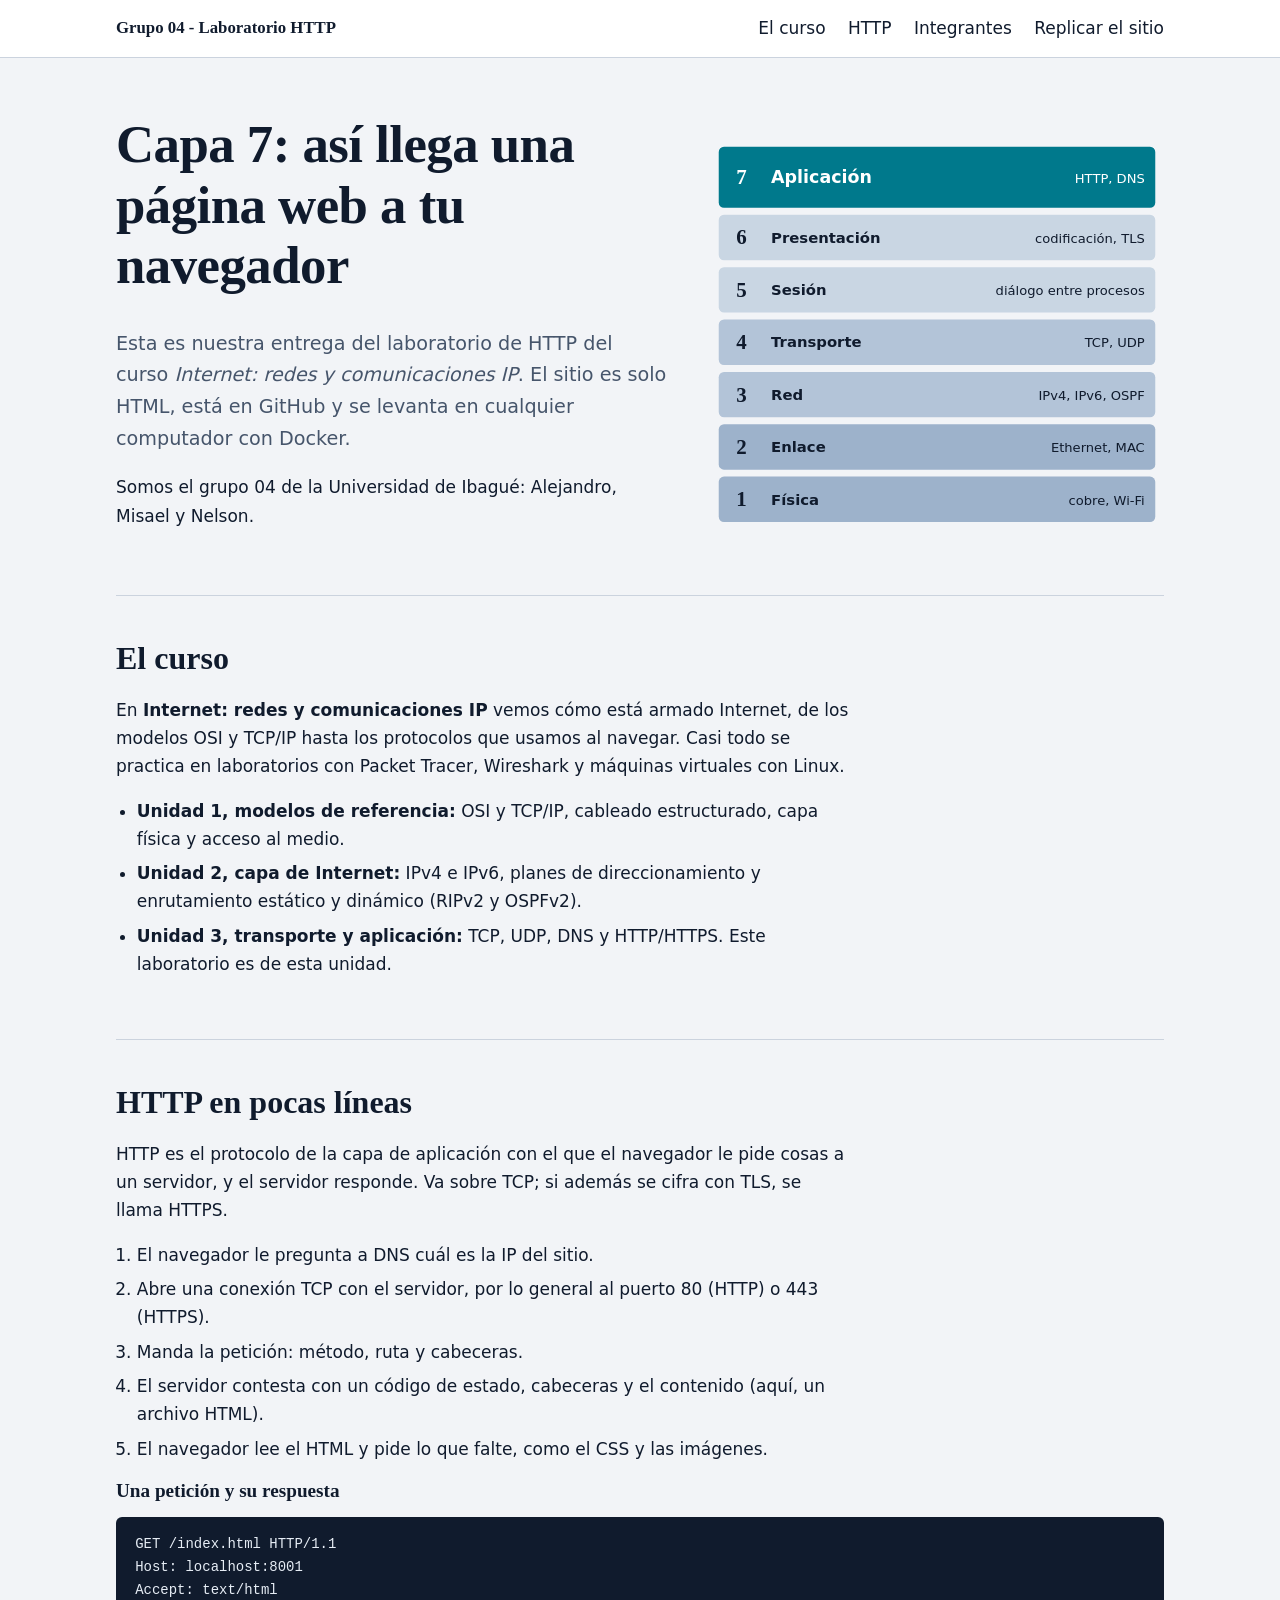
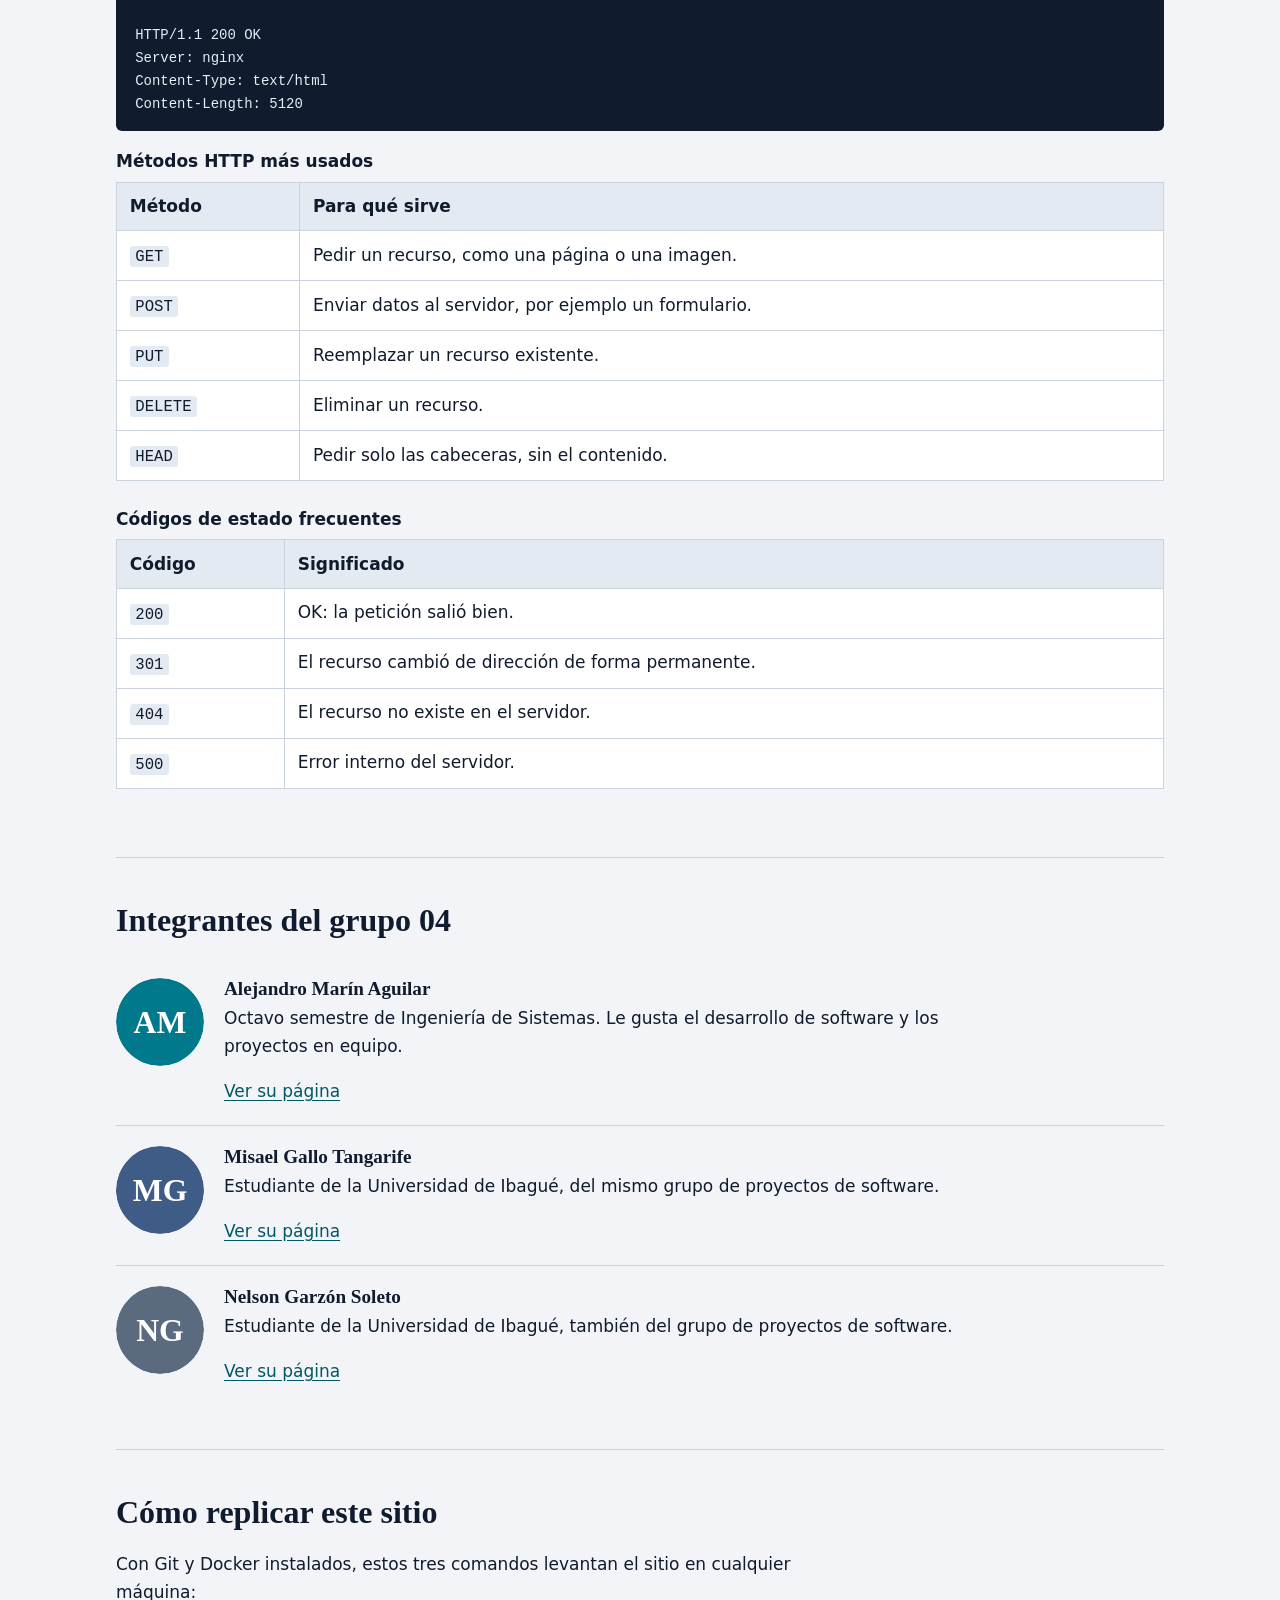
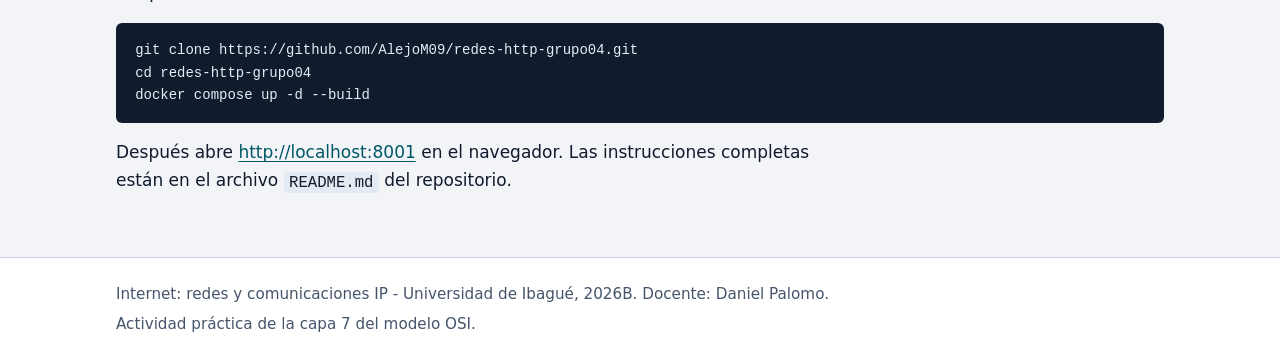
<file: index.html>
<!DOCTYPE html>
<html lang="es">
<head>
  <meta charset="utf-8">
  <meta name="viewport" content="width=device-width, initial-scale=1">
  <title>Grupo 04 - Laboratorio HTTP</title>
  <meta name="description" content="Micrositio del grupo 04 para el curso Internet: redes y comunicaciones IP (Universidad de Ibagué).">
  <link rel="stylesheet" href="css/style.css">
</head>
<body>
  <header class="site">
    <div class="wrap">
      <strong>Grupo 04 - Laboratorio HTTP</strong>
      <nav aria-label="Principal">
        <ul>
          <li><a href="#curso">El curso</a></li>
          <li><a href="#http">HTTP</a></li>
          <li><a href="#integrantes">Integrantes</a></li>
          <li><a href="#replicar">Replicar el sitio</a></li>
        </ul>
      </nav>
    </div>
  </header>

  <main>
    <div class="wrap">
      <section class="hero" aria-labelledby="titulo">
        <div>
          <h1 id="titulo">Capa 7: así llega una página web a tu navegador</h1>
          <p class="lead">Esta es nuestra entrega del laboratorio de HTTP del curso <em>Internet: redes y comunicaciones IP</em>. El sitio es solo HTML, está en GitHub y se levanta en cualquier computador con Docker.</p>
          <p>Somos el grupo 04 de la Universidad de Ibagué: Alejandro, Misael y Nelson.</p>
        </div>
        <img src="img/osi-capas.svg" alt="Las 7 capas del modelo OSI, con la capa 7 de aplicación resaltada">
      </section>

      <section class="block" id="curso" aria-labelledby="h-curso">
        <h2 id="h-curso">El curso</h2>
        <p>En <strong>Internet: redes y comunicaciones IP</strong> vemos cómo está armado Internet, de los modelos OSI y TCP/IP hasta los protocolos que usamos al navegar. Casi todo se practica en laboratorios con Packet Tracer, Wireshark y máquinas virtuales con Linux.</p>
        <ul>
          <li><strong>Unidad 1, modelos de referencia:</strong> OSI y TCP/IP, cableado estructurado, capa física y acceso al medio.</li>
          <li><strong>Unidad 2, capa de Internet:</strong> IPv4 e IPv6, planes de direccionamiento y enrutamiento estático y dinámico (RIPv2 y OSPFv2).</li>
          <li><strong>Unidad 3, transporte y aplicación:</strong> TCP, UDP, DNS y HTTP/HTTPS. Este laboratorio es de esta unidad.</li>
        </ul>
      </section>

      <section class="block" id="http" aria-labelledby="h-http">
        <h2 id="h-http">HTTP en pocas líneas</h2>
        <p>HTTP es el protocolo de la capa de aplicación con el que el navegador le pide cosas a un servidor, y el servidor responde. Va sobre TCP; si además se cifra con TLS, se llama HTTPS.</p>
        <ol>
          <li>El navegador le pregunta a DNS cuál es la IP del sitio.</li>
          <li>Abre una conexión TCP con el servidor, por lo general al puerto 80 (HTTP) o 443 (HTTPS).</li>
          <li>Manda la petición: método, ruta y cabeceras.</li>
          <li>El servidor contesta con un código de estado, cabeceras y el contenido (aquí, un archivo HTML).</li>
          <li>El navegador lee el HTML y pide lo que falte, como el CSS y las imágenes.</li>
        </ol>

        <h3>Una petición y su respuesta</h3>
<pre><code>GET /index.html HTTP/1.1
Host: localhost:8001
Accept: text/html

HTTP/1.1 200 OK
Server: nginx
Content-Type: text/html
Content-Length: 5120</code></pre>

        <div class="table-scroll">
          <table>
            <caption>Métodos HTTP más usados</caption>
            <thead><tr><th scope="col">Método</th><th scope="col">Para qué sirve</th></tr></thead>
            <tbody>
              <tr><td><code>GET</code></td><td>Pedir un recurso, como una página o una imagen.</td></tr>
              <tr><td><code>POST</code></td><td>Enviar datos al servidor, por ejemplo un formulario.</td></tr>
              <tr><td><code>PUT</code></td><td>Reemplazar un recurso existente.</td></tr>
              <tr><td><code>DELETE</code></td><td>Eliminar un recurso.</td></tr>
              <tr><td><code>HEAD</code></td><td>Pedir solo las cabeceras, sin el contenido.</td></tr>
            </tbody>
          </table>
        </div>

        <div class="table-scroll">
          <table>
            <caption>Códigos de estado frecuentes</caption>
            <thead><tr><th scope="col">Código</th><th scope="col">Significado</th></tr></thead>
            <tbody>
              <tr><td><code>200</code></td><td>OK: la petición salió bien.</td></tr>
              <tr><td><code>301</code></td><td>El recurso cambió de dirección de forma permanente.</td></tr>
              <tr><td><code>404</code></td><td>El recurso no existe en el servidor.</td></tr>
              <tr><td><code>500</code></td><td>Error interno del servidor.</td></tr>
            </tbody>
          </table>
        </div>
      </section>

      <section class="block" id="integrantes" aria-labelledby="h-int">
        <h2 id="h-int">Integrantes del grupo 04</h2>
        <ul class="miembros">
          <li>
            <img src="img/avatar-alejandro.svg" alt="Avatar de Alejandro Marín Aguilar">
            <div>
              <h3>Alejandro Marín Aguilar</h3>
              <p>Octavo semestre de Ingeniería de Sistemas. Le gusta el desarrollo de software y los proyectos en equipo.</p>
              <a href="integrantes/alejandro.html">Ver su página</a>
            </div>
          </li>
          <li>
            <img src="img/avatar-misael.svg" alt="Avatar de Misael Gallo Tangarife">
            <div>
              <h3>Misael Gallo Tangarife</h3>
              <p>Estudiante de la Universidad de Ibagué, del mismo grupo de proyectos de software.</p>
              <a href="integrantes/misael.html">Ver su página</a>
            </div>
          </li>
          <li>
            <img src="img/avatar-nelson.svg" alt="Avatar de Nelson Garzón Soleto">
            <div>
              <h3>Nelson Garzón Soleto</h3>
              <p>Estudiante de la Universidad de Ibagué, también del grupo de proyectos de software.</p>
              <a href="integrantes/nelson.html">Ver su página</a>
            </div>
          </li>
        </ul>
      </section>

      <section class="block" id="replicar" aria-labelledby="h-rep">
        <h2 id="h-rep">Cómo replicar este sitio</h2>
        <p>Con Git y Docker instalados, estos tres comandos levantan el sitio en cualquier máquina:</p>
<pre><code>git clone https://github.com/AlejoM09/redes-http-grupo04.git
cd redes-http-grupo04
docker compose up -d --build</code></pre>
        <p>Después abre <a href="http://localhost:8001">http://localhost:8001</a> en el navegador. Las instrucciones completas están en el archivo <code>README.md</code> del repositorio.</p>
      </section>
    </div>
  </main>

  <footer class="site">
    <div class="wrap">
      <p>Internet: redes y comunicaciones IP - Universidad de Ibagué, 2026B. Docente: Daniel Palomo.</p>
      <p>Actividad práctica de la capa 7 del modelo OSI.</p>
    </div>
  </footer>
</body>
</html>
</file>
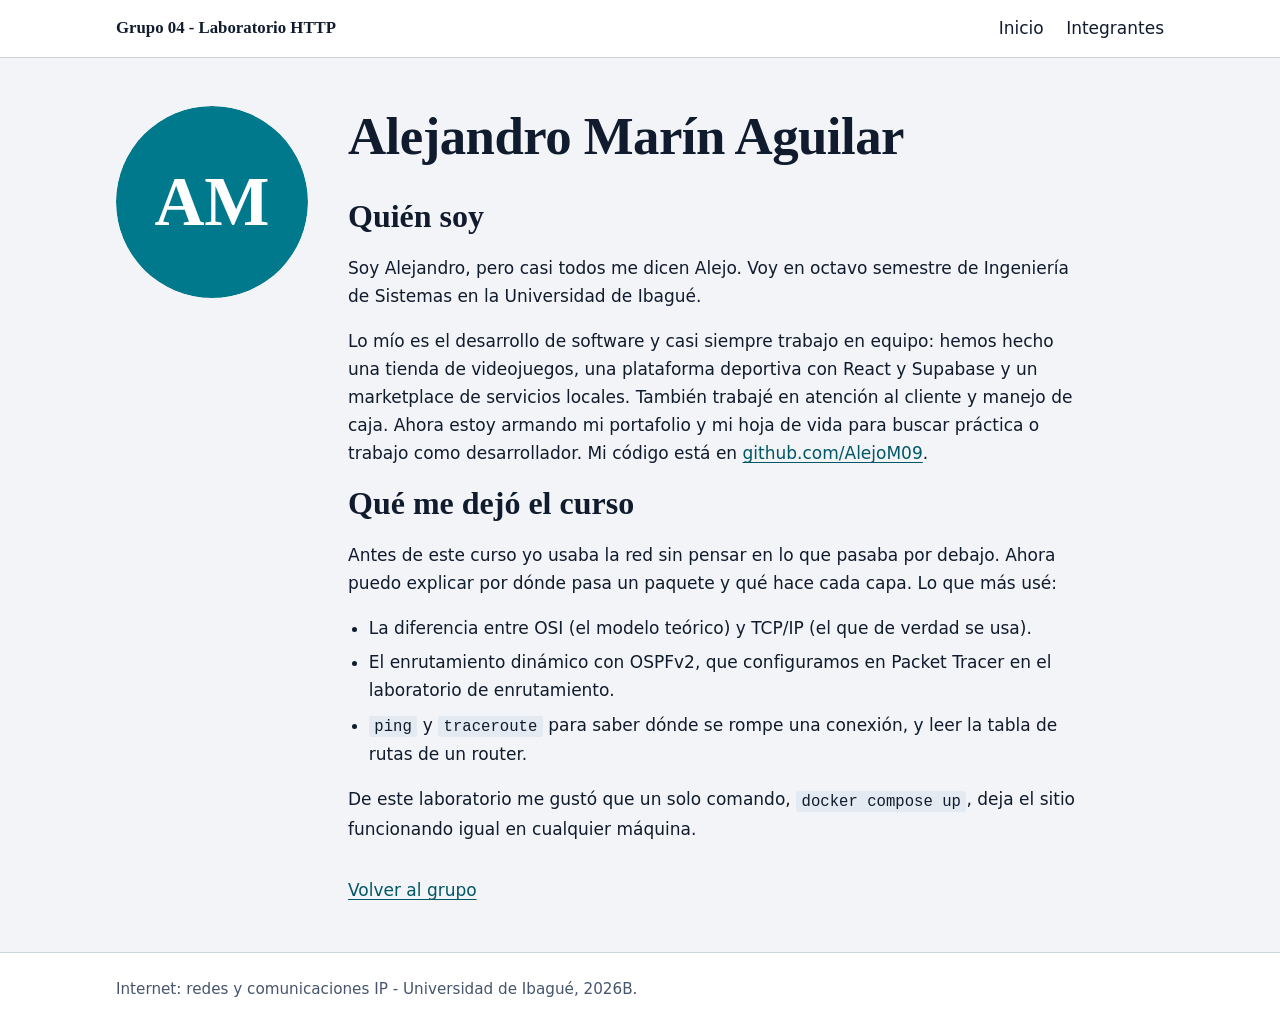
<file: integrantes/alejandro.html>
<!DOCTYPE html>
<html lang="es">
<head>
  <meta charset="utf-8">
  <meta name="viewport" content="width=device-width, initial-scale=1">
  <title>Alejandro Marín Aguilar - Grupo 04</title>
  <link rel="stylesheet" href="../css/style.css">
</head>
<body>
  <header class="site">
    <div class="wrap">
      <strong>Grupo 04 - Laboratorio HTTP</strong>
      <nav aria-label="Principal">
        <ul>
          <li><a href="../index.html">Inicio</a></li>
          <li><a href="../index.html#integrantes">Integrantes</a></li>
        </ul>
      </nav>
    </div>
  </header>
  <main>
    <div class="wrap">
      <article class="perfil">
        <img src="../img/avatar-alejandro.svg" alt="Avatar de Alejandro Marín Aguilar">
        <div>
          <h1>Alejandro Marín Aguilar</h1>
          <h2>Quién soy</h2>
          <p>Soy Alejandro, pero casi todos me dicen Alejo. Voy en octavo semestre de Ingeniería de Sistemas en la Universidad de Ibagué.</p>
          <p>Lo mío es el desarrollo de software y casi siempre trabajo en equipo: hemos hecho una tienda de videojuegos, una plataforma deportiva con React y Supabase y un marketplace de servicios locales. También trabajé en atención al cliente y manejo de caja. Ahora estoy armando mi portafolio y mi hoja de vida para buscar práctica o trabajo como desarrollador. Mi código está en <a href="https://github.com/AlejoM09">github.com/AlejoM09</a>.</p>

          <h2>Qué me dejó el curso</h2>
          <p>Antes de este curso yo usaba la red sin pensar en lo que pasaba por debajo. Ahora puedo explicar por dónde pasa un paquete y qué hace cada capa. Lo que más usé:</p>
          <ul>
            <li>La diferencia entre OSI (el modelo teórico) y TCP/IP (el que de verdad se usa).</li>
            <li>El enrutamiento dinámico con OSPFv2, que configuramos en Packet Tracer en el laboratorio de enrutamiento.</li>
            <li><code>ping</code> y <code>traceroute</code> para saber dónde se rompe una conexión, y leer la tabla de rutas de un router.</li>
          </ul>
          <p>De este laboratorio me gustó que un solo comando, <code>docker compose up</code>, deja el sitio funcionando igual en cualquier máquina.</p>
          <a class="volver" href="../index.html#integrantes">Volver al grupo</a>
        </div>
      </article>
    </div>
  </main>
  <footer class="site">
    <div class="wrap">
      <p>Internet: redes y comunicaciones IP - Universidad de Ibagué, 2026B.</p>
    </div>
  </footer>
</body>
</html>
</file>
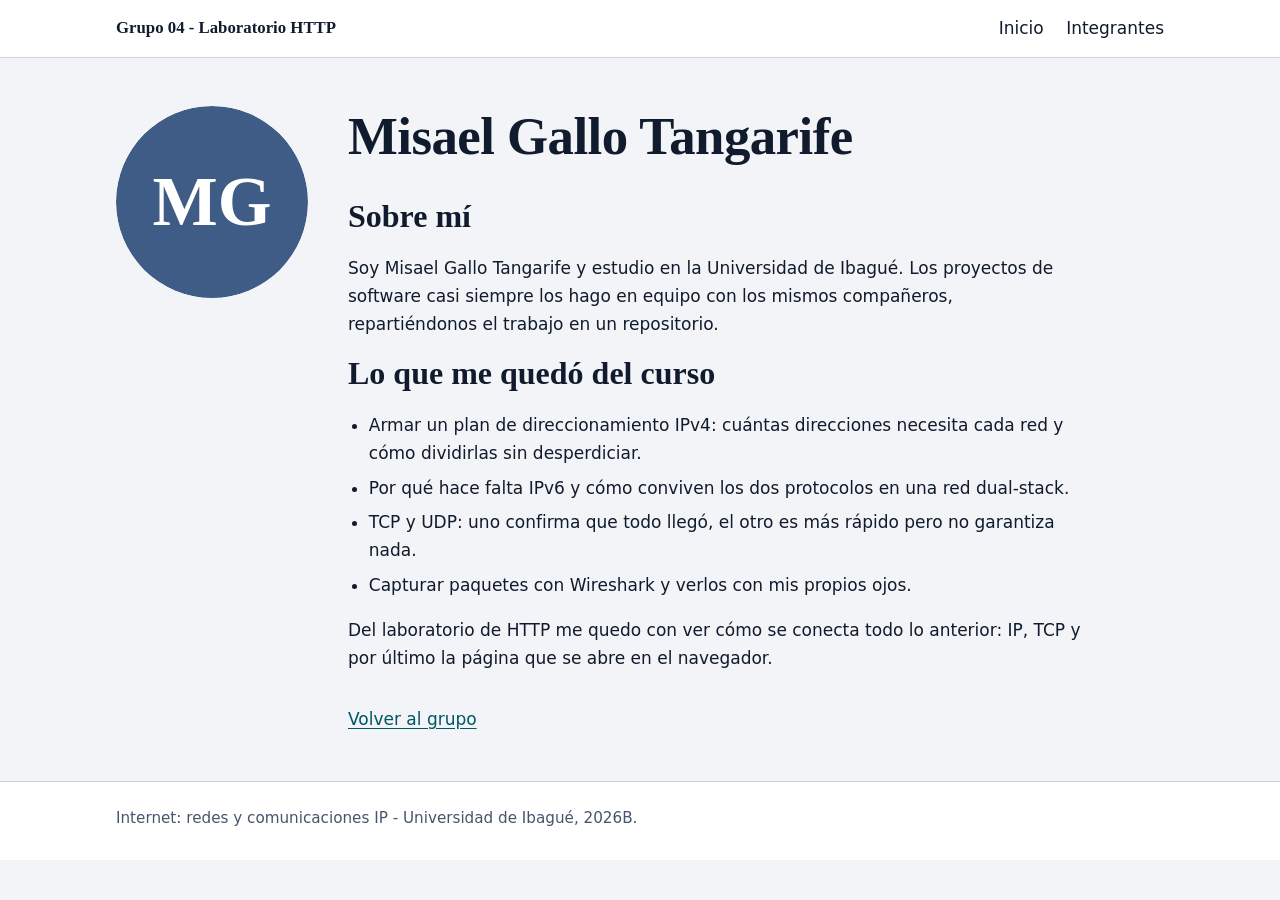
<file: integrantes/misael.html>
<!DOCTYPE html>
<html lang="es">
<head>
  <meta charset="utf-8">
  <meta name="viewport" content="width=device-width, initial-scale=1">
  <title>Misael Gallo Tangarife - Grupo 04</title>
  <link rel="stylesheet" href="../css/style.css">
</head>
<body>
  <header class="site">
    <div class="wrap">
      <strong>Grupo 04 - Laboratorio HTTP</strong>
      <nav aria-label="Principal">
        <ul>
          <li><a href="../index.html">Inicio</a></li>
          <li><a href="../index.html#integrantes">Integrantes</a></li>
        </ul>
      </nav>
    </div>
  </header>
  <main>
    <div class="wrap">
      <article class="perfil">
        <img src="../img/avatar-misael.svg" alt="Avatar de Misael Gallo Tangarife">
        <div>
          <h1>Misael Gallo Tangarife</h1>
          <!-- EDITAR: Misael, cambia esta página con tus datos reales -->
          <h2>Sobre mí</h2>
          <p>Soy Misael Gallo Tangarife y estudio en la Universidad de Ibagué. Los proyectos de software casi siempre los hago en equipo con los mismos compañeros, repartiéndonos el trabajo en un repositorio.</p>

          <h2>Lo que me quedó del curso</h2>
          <ul>
            <li>Armar un plan de direccionamiento IPv4: cuántas direcciones necesita cada red y cómo dividirlas sin desperdiciar.</li>
            <li>Por qué hace falta IPv6 y cómo conviven los dos protocolos en una red dual-stack.</li>
            <li>TCP y UDP: uno confirma que todo llegó, el otro es más rápido pero no garantiza nada.</li>
            <li>Capturar paquetes con Wireshark y verlos con mis propios ojos.</li>
          </ul>
          <p>Del laboratorio de HTTP me quedo con ver cómo se conecta todo lo anterior: IP, TCP y por último la página que se abre en el navegador.</p>
          <a class="volver" href="../index.html#integrantes">Volver al grupo</a>
        </div>
      </article>
    </div>
  </main>
  <footer class="site">
    <div class="wrap">
      <p>Internet: redes y comunicaciones IP - Universidad de Ibagué, 2026B.</p>
    </div>
  </footer>
</body>
</html>
</file>
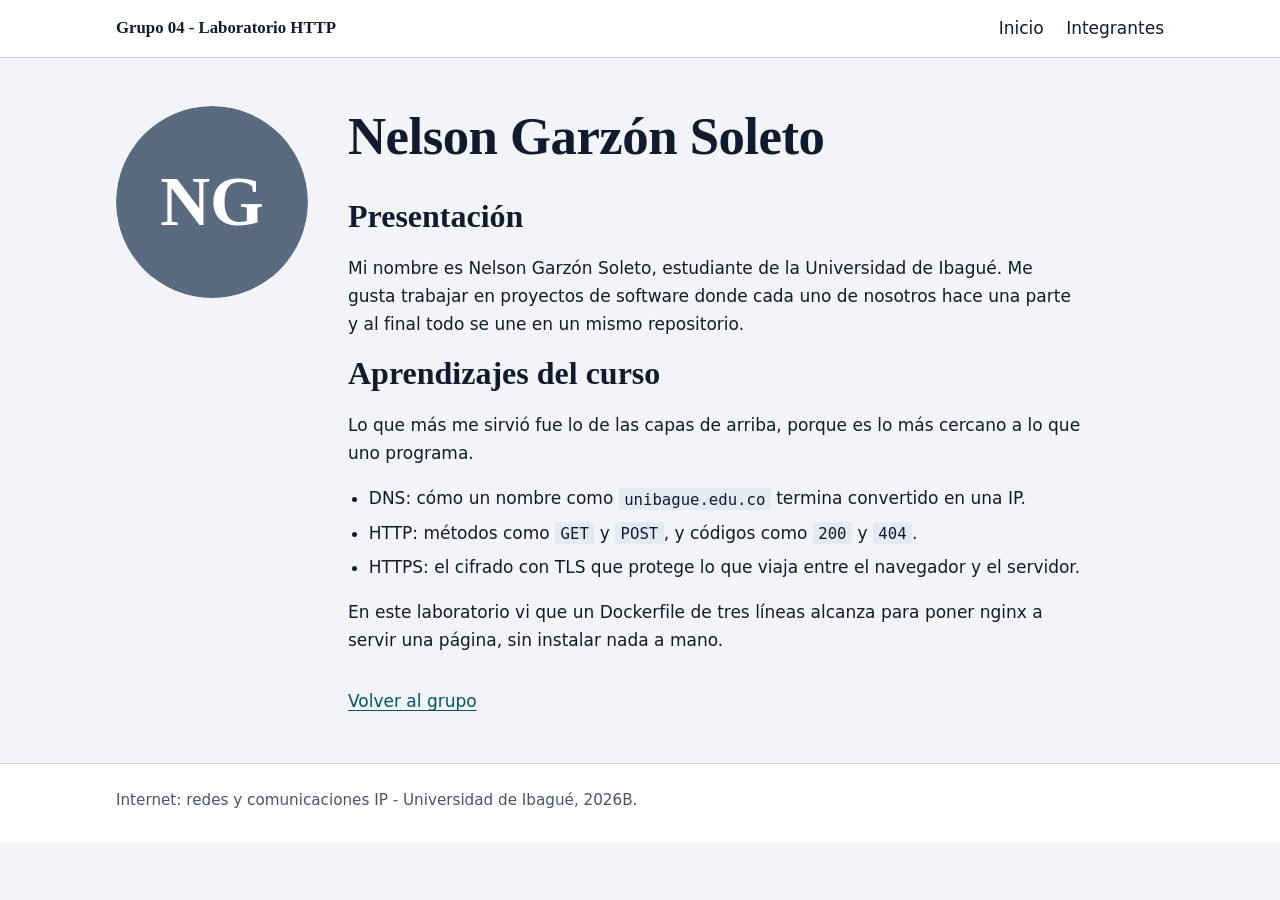
<file: integrantes/nelson.html>
<!DOCTYPE html>
<html lang="es">
<head>
  <meta charset="utf-8">
  <meta name="viewport" content="width=device-width, initial-scale=1">
  <title>Nelson Garzón Soleto - Grupo 04</title>
  <link rel="stylesheet" href="../css/style.css">
</head>
<body>
  <header class="site">
    <div class="wrap">
      <strong>Grupo 04 - Laboratorio HTTP</strong>
      <nav aria-label="Principal">
        <ul>
          <li><a href="../index.html">Inicio</a></li>
          <li><a href="../index.html#integrantes">Integrantes</a></li>
        </ul>
      </nav>
    </div>
  </header>
  <main>
    <div class="wrap">
      <article class="perfil">
        <img src="../img/avatar-nelson.svg" alt="Avatar de Nelson Garzón Soleto">
        <div>
          <h1>Nelson Garzón Soleto</h1>
          <!-- EDITAR: Nelson, cambia esta página con tus datos reales -->
          <h2>Presentación</h2>
          <p>Mi nombre es Nelson Garzón Soleto, estudiante de la Universidad de Ibagué. Me gusta trabajar en proyectos de software donde cada uno de nosotros hace una parte y al final todo se une en un mismo repositorio.</p>

          <h2>Aprendizajes del curso</h2>
          <p>Lo que más me sirvió fue lo de las capas de arriba, porque es lo más cercano a lo que uno programa.</p>
          <ul>
            <li>DNS: cómo un nombre como <code>unibague.edu.co</code> termina convertido en una IP.</li>
            <li>HTTP: métodos como <code>GET</code> y <code>POST</code>, y códigos como <code>200</code> y <code>404</code>.</li>
            <li>HTTPS: el cifrado con TLS que protege lo que viaja entre el navegador y el servidor.</li>
          </ul>
          <p>En este laboratorio vi que un Dockerfile de tres líneas alcanza para poner nginx a servir una página, sin instalar nada a mano.</p>
          <a class="volver" href="../index.html#integrantes">Volver al grupo</a>
        </div>
      </article>
    </div>
  </main>
  <footer class="site">
    <div class="wrap">
      <p>Internet: redes y comunicaciones IP - Universidad de Ibagué, 2026B.</p>
    </div>
  </footer>
</body>
</html>
</file>
<file: css/style.css>
:root{
  --paper:#F2F4F7; --card:#FFFFFF; --ink:#101B2D; --muted:#46556B;
  --line:#CBD3DE; --teal:#00798C; --teal-dark:#005766; --code:#101B2D;
}
*{box-sizing:border-box}
html{scroll-behavior:smooth}
body{
  margin:0; background:var(--paper); color:var(--ink);
  font:1.0625rem/1.65 system-ui,-apple-system,"Segoe UI",Roboto,sans-serif;
}
a{color:var(--teal-dark); text-underline-offset:3px}
a:hover{color:var(--teal)}
:focus-visible{outline:3px solid var(--teal); outline-offset:3px; border-radius:2px}
.wrap{max-width:68rem; margin:0 auto; padding:0 1.25rem}

header.site{border-bottom:1px solid var(--line); background:var(--card)}
header.site .wrap{display:flex; flex-wrap:wrap; gap:.75rem 2rem; align-items:center; justify-content:space-between; padding-top:.9rem; padding-bottom:.9rem}
header.site strong{font:700 1.05rem Georgia,"Times New Roman",serif}
header.site nav ul{display:flex; flex-wrap:wrap; gap:.25rem 1.4rem; list-style:none; margin:0; padding:0; max-width:none}
header.site nav li{margin:0}
header.site nav a{text-decoration:none; color:var(--ink); font-weight:500}
header.site nav a:hover{color:var(--teal); text-decoration:underline}

h1,h2,h3{font-family:Georgia,"Times New Roman",serif; line-height:1.15; margin:0 0 .6em}
h1{font-size:clamp(2rem,5vw,3.3rem); letter-spacing:-.01em}
h2{font-size:clamp(1.5rem,3vw,2rem); margin-top:0}
h3{font-size:1.2rem}
p{margin:0 0 1em; max-width:68ch}

.hero{display:grid; grid-template-columns:1.1fr .9fr; gap:2.5rem; align-items:center; padding:3.5rem 0 3rem}
.hero .lead{font-size:1.2rem; color:var(--muted)}
.hero img{width:100%; height:auto; display:block}

section.block{padding:2.75rem 0; border-top:1px solid var(--line)}
ul,ol{max-width:68ch; padding-left:1.3rem}
li{margin-bottom:.4rem}

.table-scroll{overflow-x:auto; margin:1rem 0 1.5rem}
table{border-collapse:collapse; width:100%; min-width:30rem; background:var(--card)}
th,td{text-align:left; padding:.6rem .8rem; border:1px solid var(--line); vertical-align:top}
th{background:#E4EAF1}
caption{text-align:left; font-weight:600; padding-bottom:.4rem}

pre{background:var(--code); color:#E6EDF5; padding:1rem 1.2rem; border-radius:6px; overflow-x:auto; font-size:.95rem; line-height:1.5}
code{font-family:ui-monospace,SFMono-Regular,Consolas,monospace; font-size:.92em}
p code,li code,td code{background:#E4EAF1; padding:.1em .35em; border-radius:3px}

.miembros{list-style:none; padding:0; max-width:none; margin:0}
.miembros li{display:grid; grid-template-columns:5.5rem 1fr; gap:1.25rem; padding:1.25rem 0; border-top:1px solid var(--line); margin:0}
.miembros li:first-child{border-top:0}
.miembros img{width:5.5rem; height:5.5rem; border-radius:50%}
.miembros h3{margin-bottom:.2em}

.perfil{display:grid; grid-template-columns:12rem 1fr; gap:2.5rem; padding:3rem 0}
.perfil img{width:12rem; height:12rem; border-radius:50%}
.volver{display:inline-block; margin-top:1rem}

footer.site{border-top:1px solid var(--line); background:var(--card); padding:1.5rem 0; color:var(--muted); font-size:.95rem}
footer.site p{margin:0 0 .3rem; max-width:none}

@media (max-width:52rem){
  .hero,.perfil{grid-template-columns:1fr; gap:1.75rem}
  .perfil img{width:8rem; height:8rem}
}
</file>
